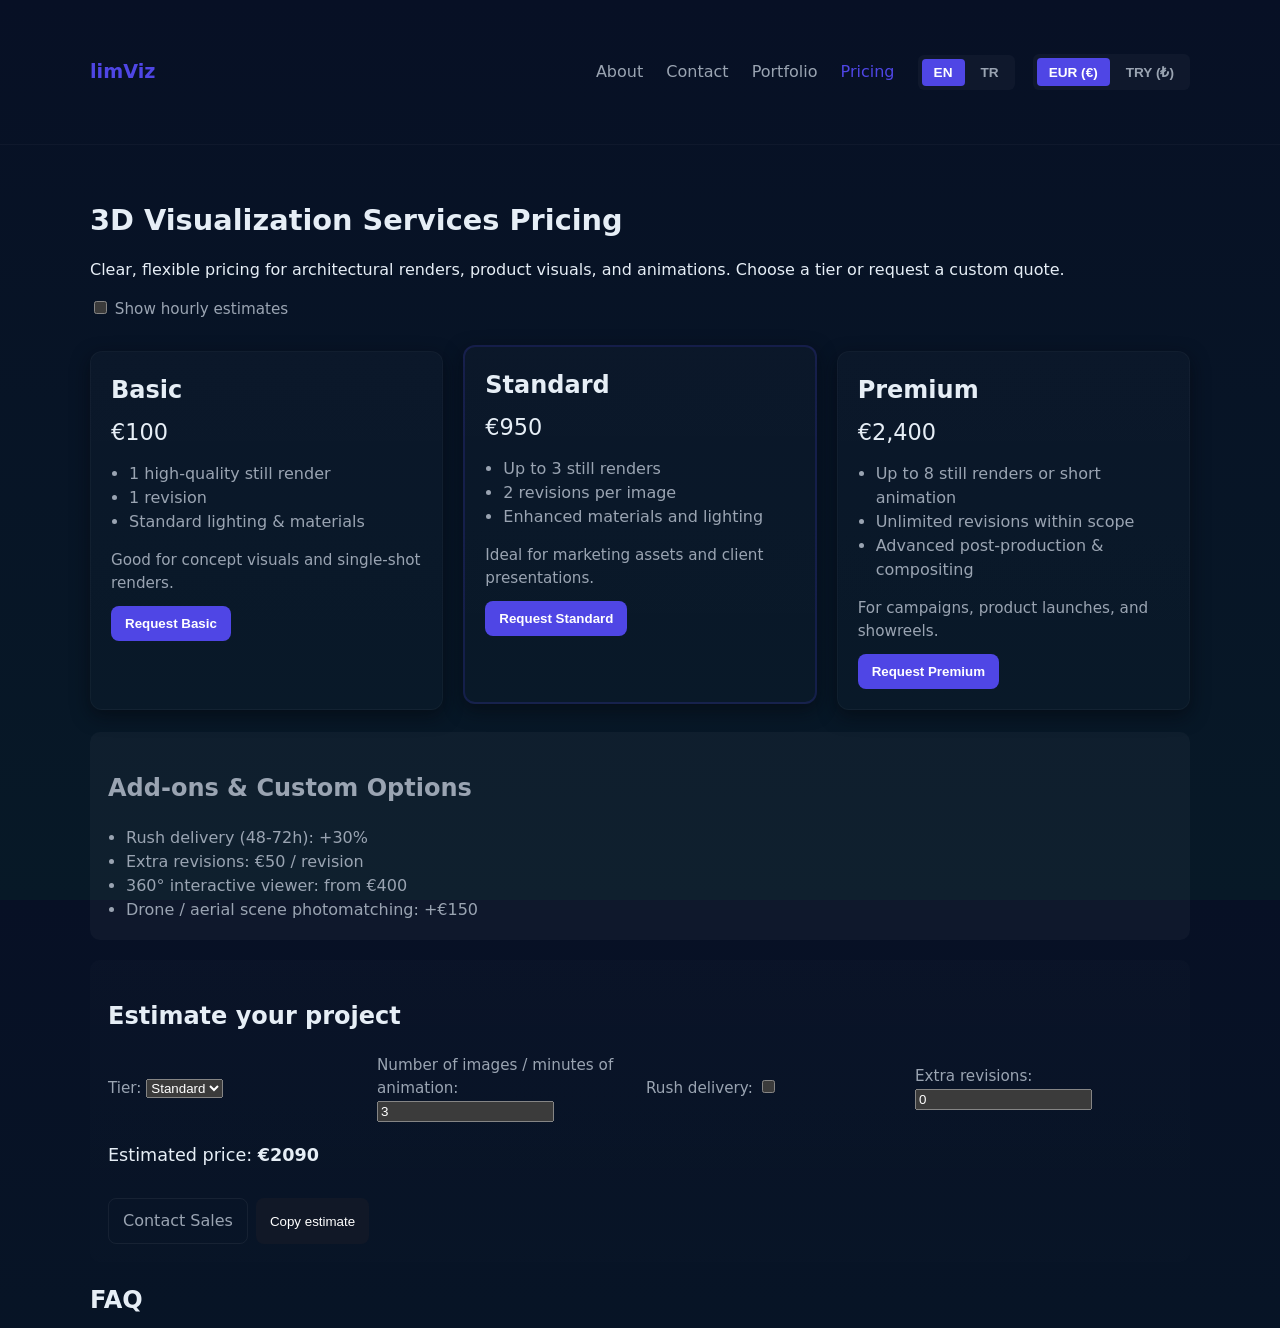
<file: docs/index.html>
<!doctype html>
<html>
  <head>
    <meta charset="utf-8" />
    <meta http-equiv="refresh" content="0; url=./pricing.html" />
    <title>limViz — 3D Visualization Services</title>
  </head>
  <body>
    <p>Redirecting to <a href="./pricing.html">pricing page</a>…</p>
  </body>
</html>
</file>
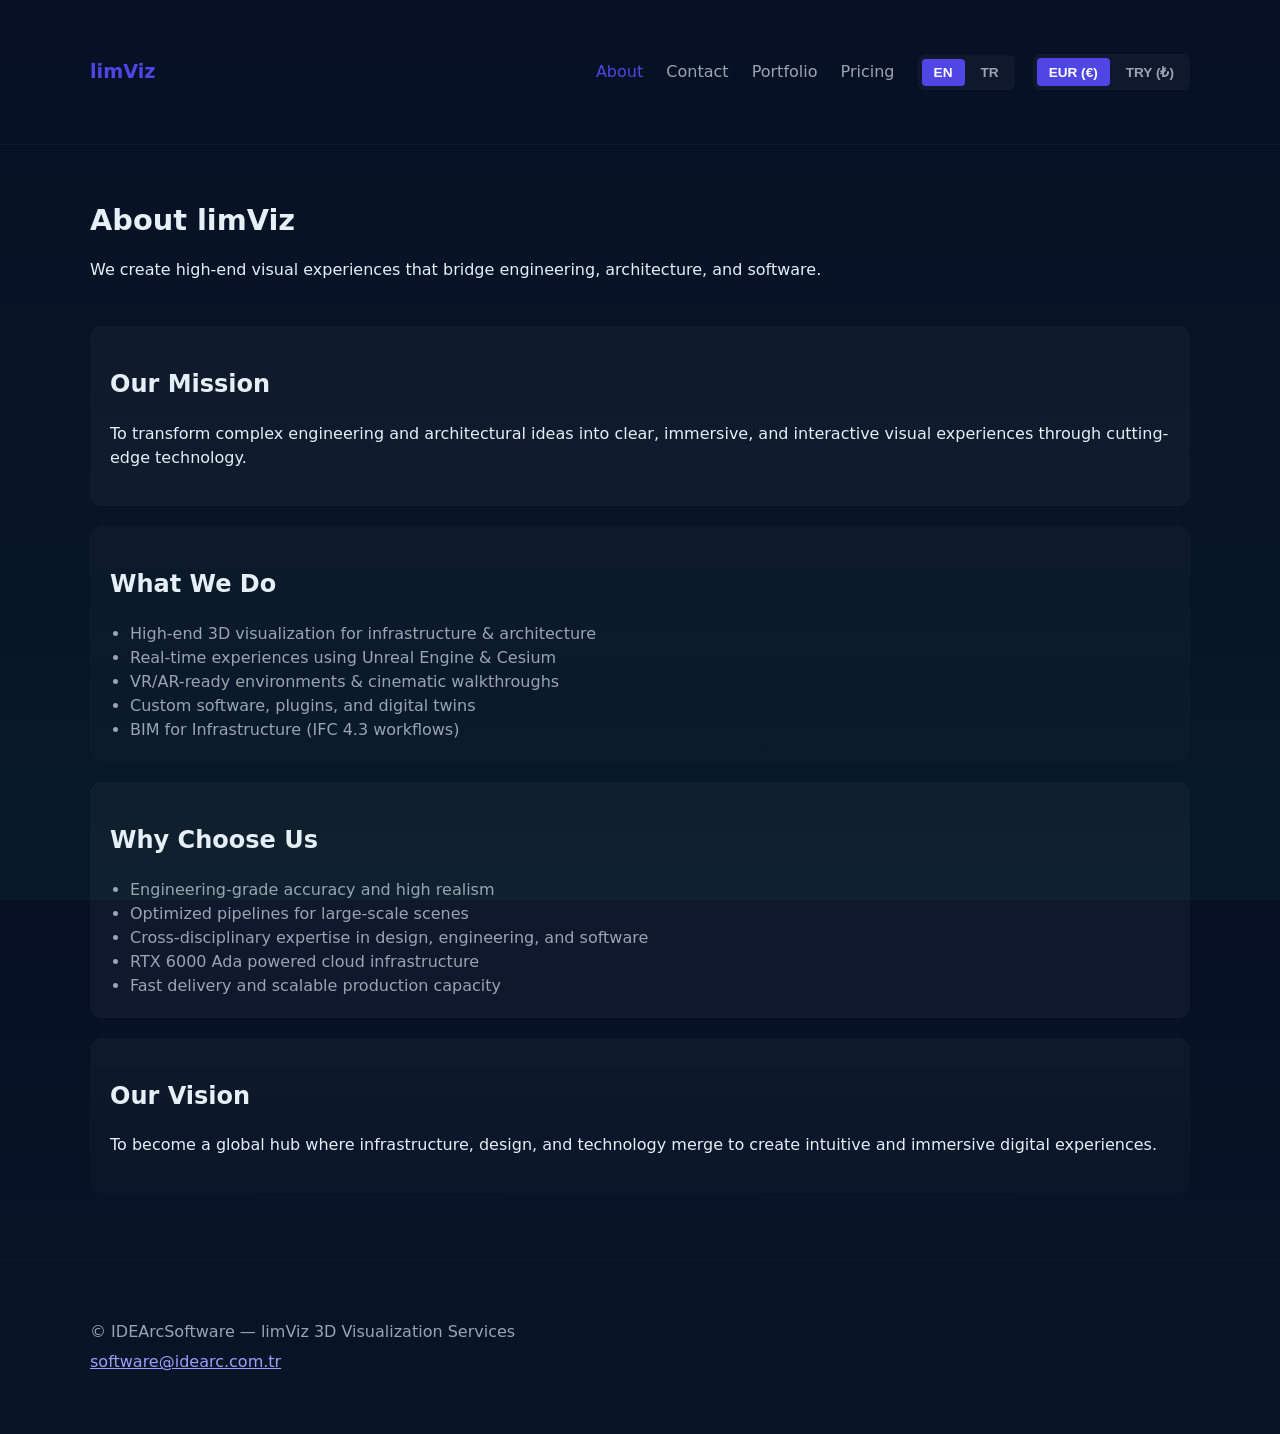
<file: docs/about.html>
<!doctype html>
<html lang="en">
<head>
  <meta charset="utf-8" />
  <meta name="viewport" content="width=device-width,initial-scale=1" />
  <title>limViz – About Us</title>
  <meta name="description" content="About limViz — 3D visualization, real-time environments, and software development." />
  <link rel="stylesheet" href="./css/pricing.css" />
</head>

<body data-i18n-title="aboutTitle">
  <header class="site-header">
    <div class="container">
      <a class="logo" href="./pricing.html">limViz</a>
      <nav aria-label="Primary">
        <a href="./about.html" class="active" data-i18n="about">About</a>
        <a href="./contact.html" data-i18n="contact">Contact</a>
        <a href="./portfolio.html" data-i18n="portfolio">Portfolio</a>
        <a href="./pricing.html" data-i18n="pricing">Pricing</a>
      </nav>
    </div>
  </header>

  <main class="container">
    <section class="hero">
      <h1 data-i18n="aboutTitle">About limViz</h1>
      <p data-i18n="aboutSubtitle">We create high-end visual experiences that bridge engineering, architecture, and software.</p>
    </section>

    <section style="margin-top:20px; display:grid; gap:20px;">
      <div style="background:var(--glass); padding:20px; border-radius:12px;">
        <h2 data-i18n="aboutMissionTitle">Our Mission</h2>
        <p data-i18n="aboutMissionText">
          To transform complex engineering and architectural ideas into clear, immersive,
          and interactive visual experiences through cutting-edge technology.
        </p>
      </div>

      <div style="background:linear-gradient(180deg, rgba(255,255,255,0.02), rgba(255,255,255,0.01)); padding:20px; border-radius:12px;">
        <h2 data-i18n="aboutWhatWeDoTitle">What We Do</h2>
        <ul style="color:var(--muted); padding-left:20px; margin:0;">
          <li data-i18n="aboutWhat1">High-end 3D visualization for infrastructure & architecture</li>
          <li data-i18n="aboutWhat2">Real-time experiences using Unreal Engine & Cesium</li>
          <li data-i18n="aboutWhat3">VR/AR-ready environments & cinematic walkthroughs</li>
          <li data-i18n="aboutWhat4">Custom software, plugins, and digital twins</li>
          <li data-i18n="aboutWhat5">BIM for Infrastructure (IFC 4.3 workflows)</li>
        </ul>
      </div>

      <div style="background:var(--glass); padding:20px; border-radius:12px;">
        <h2 data-i18n="aboutWhyTitle">Why Choose Us</h2>
        <ul style="color:var(--muted); padding-left:20px; margin:0;">
          <li data-i18n="aboutWhy1">Engineering-grade accuracy and high realism</li>
          <li data-i18n="aboutWhy2">Optimized pipelines for large-scale scenes</li>
          <li data-i18n="aboutWhy3">Cross-disciplinary expertise in design, engineering, and software</li>
          <li data-i18n="aboutWhy4">RTX 6000 Ada powered cloud infrastructure</li>
          <li data-i18n="aboutWhy5">Fast delivery and scalable production capacity</li>
        </ul>
      </div>

      <div style="background:linear-gradient(180deg, rgba(255,255,255,0.03), rgba(255,255,255,0.01)); padding:20px; border-radius:12px;">
        <h2 data-i18n="aboutVisionTitle">Our Vision</h2>
        <p data-i18n="aboutVisionText">
          To become a global hub where infrastructure, design, and technology merge to create
          intuitive and immersive digital experiences for everyone.
        </p>
      </div>
    </section>
  </main>

  <footer class="site-footer">
    <div class="container">
      <p data-i18n="footerCopyright">© IDEArcSoftware – limViz 3D Visualization Services</p>
      <p><a href="mailto:software@idearc.com.tr">software@idearc.com.tr</a></p>
    </div>
  </footer>

  <script src="./js/i18n.js"></script>
</body>
</html>
</file>
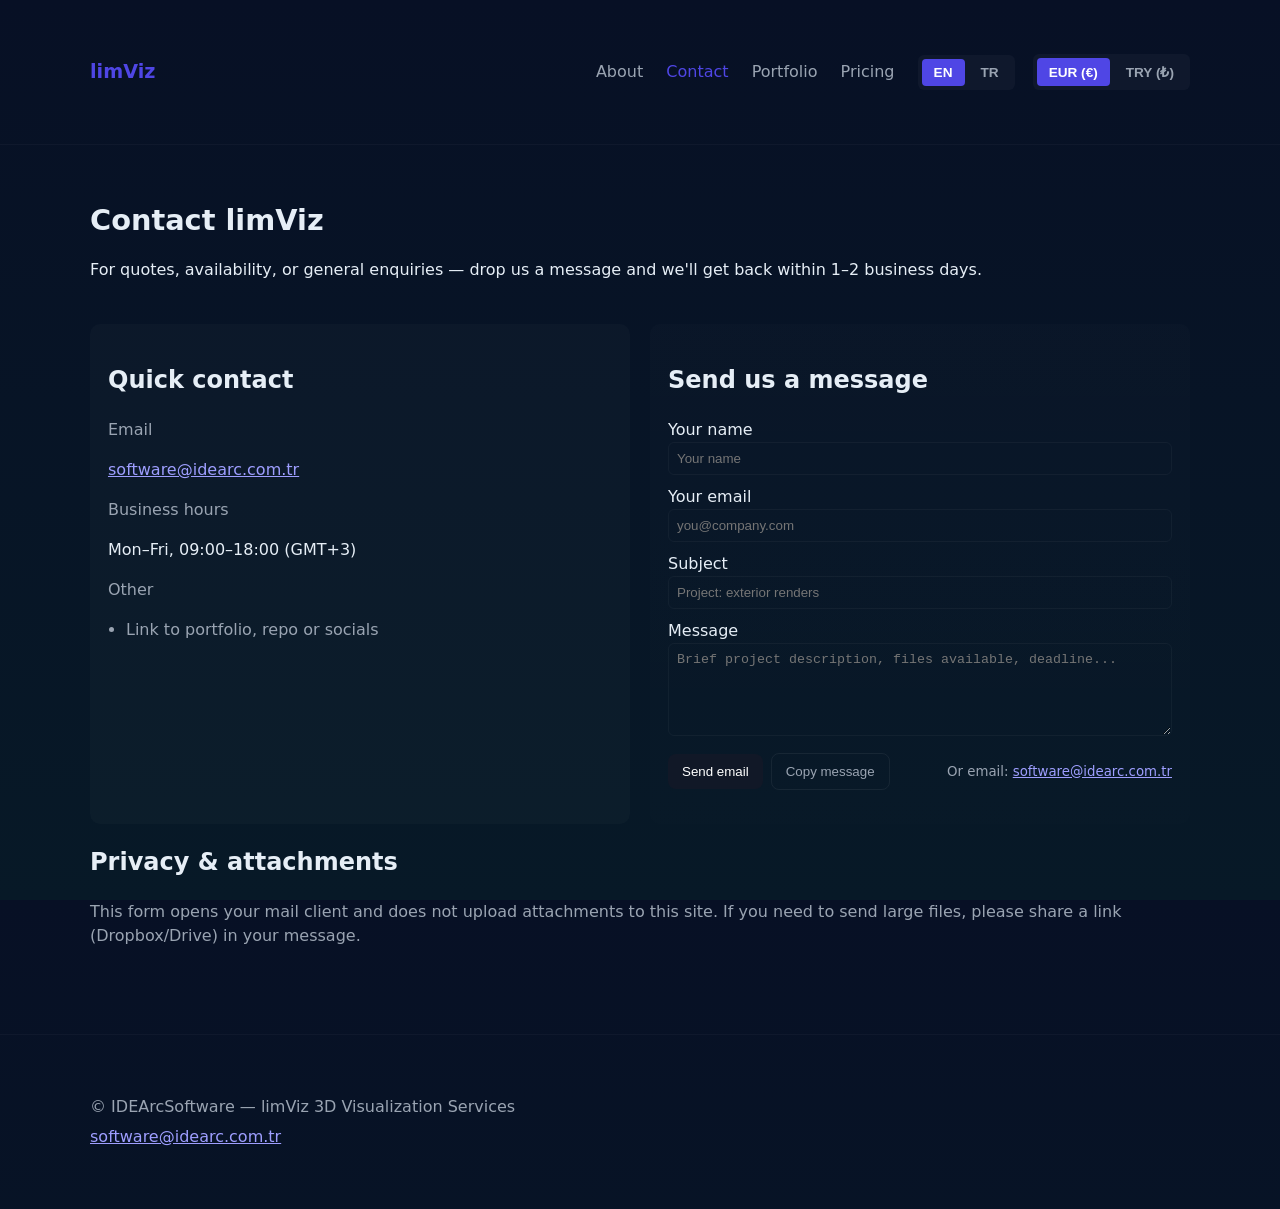
<file: docs/contact.html>
<!doctype html>
<html lang="en">
<head>
  <meta charset="utf-8" />
  <meta name="viewport" content="width=device-width,initial-scale=1" />
  <title>limViz – Contact</title>
  <meta name="description" content="Contact limViz for 3D visualization quotes, collaboration, and support." />
  <link rel="stylesheet" href="./css/pricing.css" />
</head>
<body data-i18n-title="contactTitle">
  <header class="site-header">
    <div class="container">
      <a class="logo" href="./pricing.html">limViz</a>
      <nav aria-label="Primary">
        <a href="./about.html" data-i18n="about">About</a>
        <a href="./contact.html" class="active" data-i18n="contact">Contact</a>
        <a href="./portfolio.html" data-i18n="portfolio">Portfolio</a>
        <a href="./pricing.html" data-i18n="pricing">Pricing</a>
      </nav>
    </div>
  </header>

  <main class="container">
    <section class="hero">
      <h1 data-i18n="contactTitle">Contact limViz</h1>
      <p data-i18n="contactSubtitle">For quotes, availability, or general enquiries – drop us a message and we'll get back within 1–2 business days.</p>
    </section>

    <section style="margin-top:18px; display:grid; grid-template-columns: 1fr 1fr; gap:20px;">
      <div style="background:rgba(255,255,255,0.02); padding:18px; border-radius:10px;">
        <h2 data-i18n="quickContact">Quick contact</h2>
        <p style="color:var(--muted)" data-i18n="email">Email</p>
        <p><a href="mailto:software@idearc.com.tr">software@idearc.com.tr</a></p>

        <p style="color:var(--muted); margin-top:10px;" data-i18n="businessHours">Business hours</p>
        <p data-i18n="businessHoursTime">Mon–Fri, 09:00–18:00 (GMT+3)</p>

        <p style="color:var(--muted); margin-top:10px;" data-i18n="other">Other</p>
        <ul style="padding-left:18px; color:var(--muted); margin:6px 0 0;">
          <li data-i18n="portfolioLink">Link to portfolio, repo or socials</li>
        </ul>
      </div>

      <div style="background:linear-gradient(180deg, rgba(255,255,255,0.01), rgba(255,255,255,0.005)); padding:18px; border-radius:10px;">
        <h2 data-i18n="sendMessage">Send us a message</h2>
        <form id="contactForm" onsubmit="return false;" aria-label="Contact form" style="display:grid; gap:10px;">
          <label>
            <span data-i18n="yourName">Your name</span>
            <input id="name" type="text" required data-i18n-placeholder="yourName" placeholder="Your name" style="width:100%; padding:8px; border-radius:6px; border:1px solid rgba(255,255,255,0.04); background:transparent; color:inherit"/>
          </label>
          <label>
            <span data-i18n="yourEmail">Your email</span>
            <input id="email" type="email" required placeholder="you@company.com" style="width:100%; padding:8px; border-radius:6px; border:1px solid rgba(255,255,255,0.04); background:transparent; color:inherit"/>
          </label>
          <label>
            <span data-i18n="subject">Subject</span>
            <input id="subject" type="text" data-i18n-placeholder="subjectPlaceholder" placeholder="Project: exterior renders" style="width:100%; padding:8px; border-radius:6px; border:1px solid rgba(255,255,255,0.04); background:transparent; color:inherit"/>
          </label>
          <label>
            <span data-i18n="message">Message</span>
            <textarea id="message" rows="5" required data-i18n-placeholder="messagePlaceholder" placeholder="Brief project description, files available, deadline..." style="width:100%; padding:8px; border-radius:6px; border:1px solid rgba(255,255,255,0.04); background:transparent; color:inherit"></textarea>
          </label>

          <div style="display:flex; gap:8px; align-items:center;">
            <button id="sendBtn" class="btn" data-i18n="sendEmail">Send email</button>
            <button id="copyBtn" class="btn secondary" type="button" data-i18n="copyMessage">Copy message</button>
            <small style="color:var(--muted); margin-left:auto;"><span data-i18n="orEmail">Or email:</span> <a href="mailto:software@idearc.com.tr">software@idearc.com.tr</a></small>
          </div>

          <p id="status" style="color:var(--muted); margin:6px 0 0;"></p>
        </form>
      </div>
    </section>

    <section class="faq" style="margin-top:18px;">
      <h2 data-i18n="privacyTitle">Privacy & attachments</h2>
      <p style="color:var(--muted)" data-i18n="privacyText">This form opens your mail client and does not upload attachments to this site. If you need to send large files, please share a link (Dropbox/Drive) in your message.</p>
    </section>
  </main>

  <footer class="site-footer">
    <div class="container">
      <p data-i18n="footerCopyright">© IDEArcSoftware – limViz 3D Visualization Services</p>
      <p><a href="mailto:software@idearc.com.tr">software@idearc.com.tr</a></p>
    </div>
  </footer>

  <script src="./js/i18n.js"></script>
  <script>
    (function(){
      const sendBtn = document.getElementById('sendBtn');
      const copyBtn = document.getElementById('copyBtn');
      const status = document.getElementById('status');

      function encodeMailto(to, subject, body) {
        return 'mailto:' + encodeURIComponent(to)
          + '?subject=' + encodeURIComponent(subject)
          + '&body=' + encodeURIComponent(body);
      }

      sendBtn.addEventListener('click', function(e){
        e.preventDefault();
        const name = document.getElementById('name').value.trim();
        const email = document.getElementById('email').value.trim();
        const subject = document.getElementById('subject').value.trim() || window.i18n.t('emailSubjectInquiry');
        const message = document.getElementById('message').value.trim();

        if(!name || !email || !message){
          status.textContent = window.i18n.t('fillRequired');
          return;
        }

        const bodyLines = [
          `${window.i18n.t('emailBodyName')} ${name}`,
          `${window.i18n.t('emailBodyEmail')} ${email}`,
          '',
          message,
          '',
          '---',
          window.i18n.t('emailBodyAttachment')
        ];
        const body = bodyLines.join('\n');

        window.location.href = encodeMailto('software@idearc.com.tr', subject, body);
        status.textContent = window.i18n.t('openingEmail');
      });

      copyBtn.addEventListener('click', function(){
        const name = document.getElementById('name').value.trim();
        const email = document.getElementById('email').value.trim();
        const subject = document.getElementById('subject').value.trim() || window.i18n.t('emailSubjectInquiry');
        const message = document.getElementById('message').value.trim();
        const text = `${window.i18n.t('subject')}: ${subject}\n${window.i18n.t('emailBodyName')} ${name}\n${window.i18n.t('emailBodyEmail')} ${email}\n\n${message}`;
        if(navigator.clipboard){
          navigator.clipboard.writeText(text).then(()=>{
            status.textContent = window.i18n.t('copiedClipboard');
            setTimeout(()=> status.textContent = '', 3000);
          });
        } else {
          alert(text);
        }
      });
    })();
  </script>
</body>
</html>
</file>
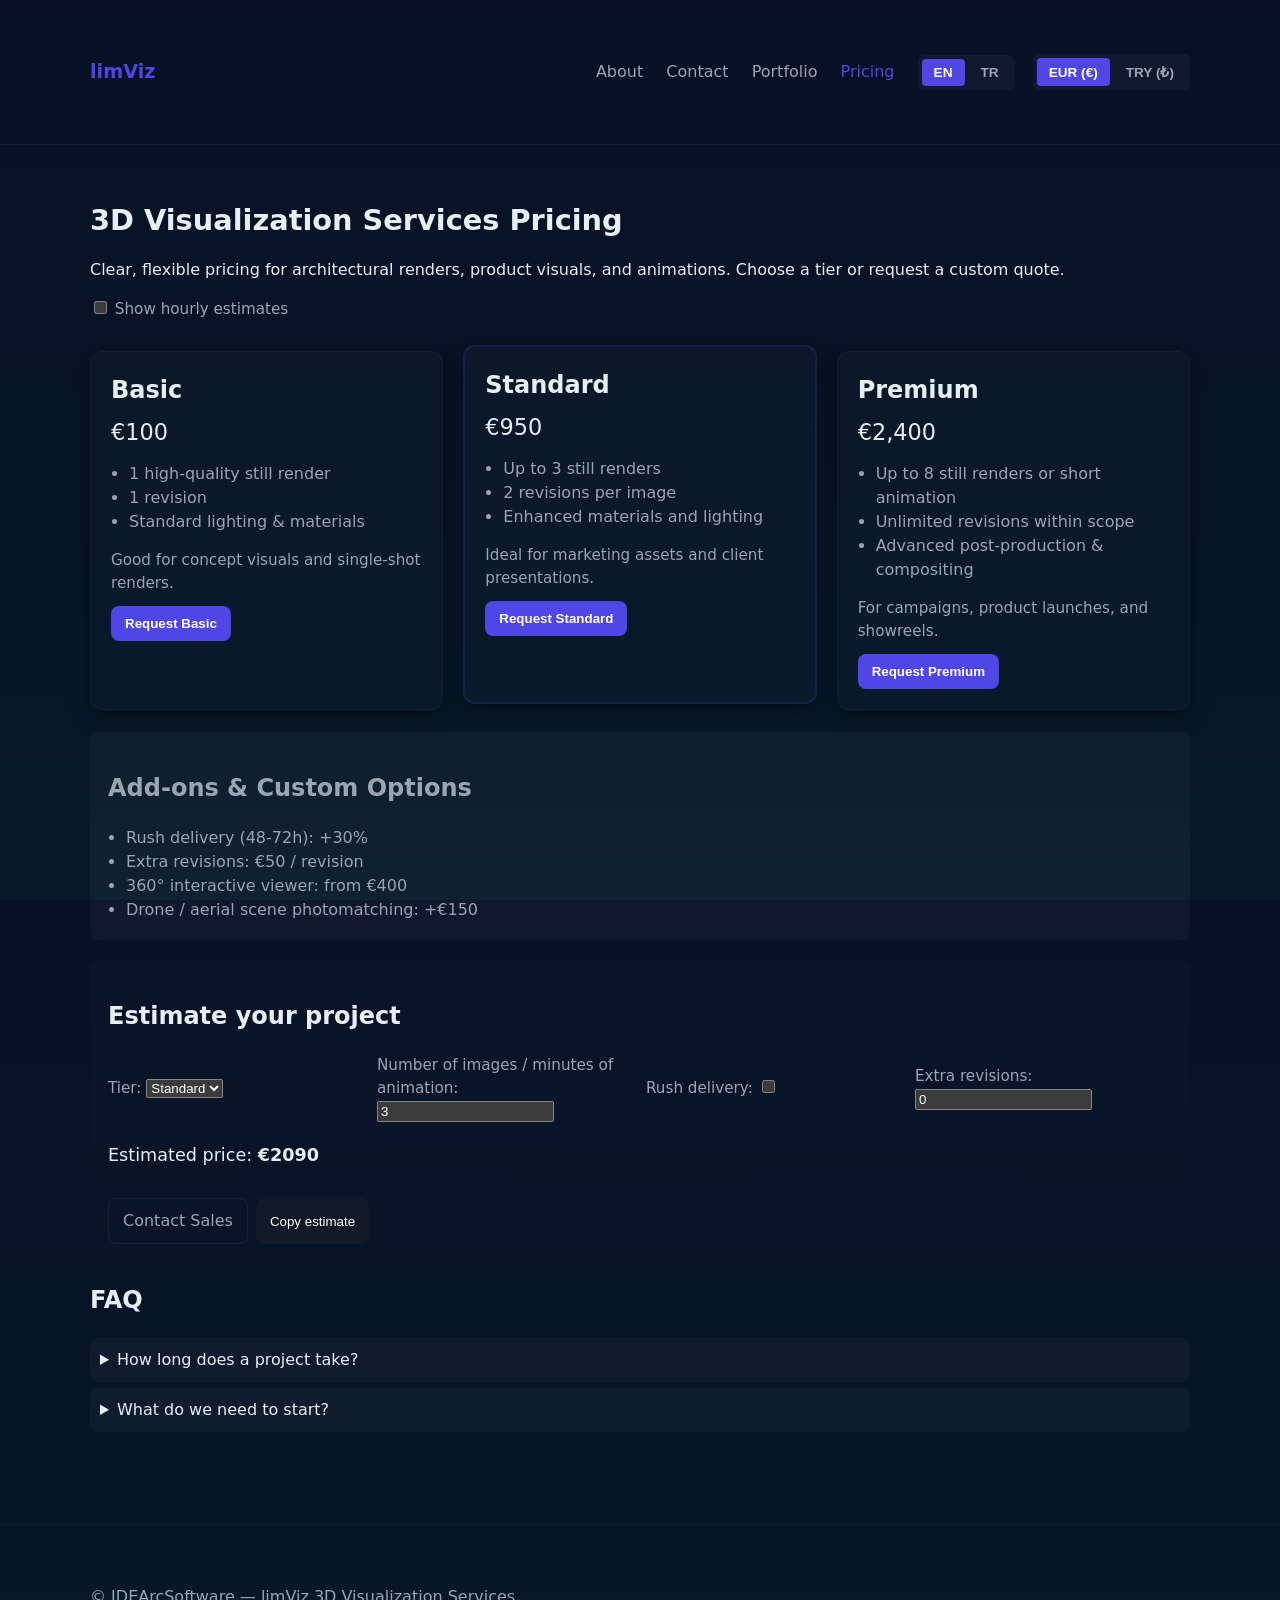
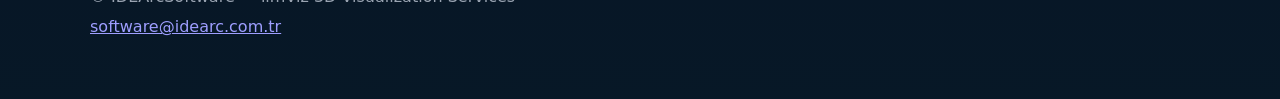
<file: docs/pricing.html>
<!doctype html>
<html lang="en">
<head>
  <meta charset="utf-8" />
  <meta name="viewport" content="width=device-width,initial-scale=1" />
  <title>limViz – 3D Visualization Services & Pricing</title>
  <meta name="description" content="Professional 3D visualization services: architectural renders, product visuals, animations. Clear pricing, add-ons, and inquiries." />
  <link rel="stylesheet" href="./css/pricing.css" />
  <script type="application/ld+json">
  {
    "@context": "https://schema.org",
    "@type": "Service",
    "name": "limViz 3D Visualization Services",
    "description": "Architectural and product 3D renders, animations, VR-ready scenes. Tiered pricing for different deliverables.",
    "provider": {
      "@type": "Organization",
      "name": "IDEArcSoftware / limViz",
      "url": "https://github.com/IDEArcSoftware/limViz"
    }
  }
  </script>
</head>
<body data-i18n-title="pricingTitle">
  <header class="site-header">
    <div class="container">
      <a class="logo" href="./pricing.html">limViz</a>
      <nav aria-label="Primary">
        <a href="./about.html" data-i18n="about">About</a>
        <a href="./contact.html" data-i18n="contact">Contact</a>
        <a href="./portfolio.html" data-i18n="portfolio">Portfolio</a>
        <a href="./pricing.html" class="active" data-i18n="pricing">Pricing</a>
      </nav>
    </div>
  </header>

  <main class="container">
    <section class="hero">
      <h1 data-i18n="pricingTitle">3D Visualization Services Pricing</h1>
      <p data-i18n="pricingSubtitle">Clear, flexible pricing for architectural renders, product visuals, and animations. Choose a tier or request a custom quote.</p>

      <div class="toggle">
        <label>
          <input type="checkbox" id="billingToggle" />
          <span data-i18n="showHourly">Show hourly estimates</span>
        </label>
      </div>
    </section>

    <section class="pricing-grid" aria-label="Pricing tiers">
      <article class="card">
        <h2 data-i18n="basic">Basic</h2>
        <p class="price"><span data-price-eur="100" data-price-monthly="100" data-price-hourly="60">€100</span></p>
        <ul>
          <li data-i18n="basicFeature1">1 high-quality still render</li>
          <li data-i18n="basicFeature2">1 revision</li>
          <li data-i18n="basicFeature3">Standard lighting & materials</li>
        </ul>
        <p class="muted" data-i18n="basicDesc">Good for concept visuals and single-shot renders.</p>
        <button class="cta" data-tier="Basic" data-i18n="requestBasic">Request Basic</button>
      </article>

      <article class="card featured">
        <h2 data-i18n="standard">Standard</h2>
        <p class="price"><span data-price-eur="950" data-price-monthly="950" data-price-hourly="95">€950</span></p>
        <ul>
          <li data-i18n="standardFeature1">Up to 3 still renders</li>
          <li data-i18n="standardFeature2">2 revisions per image</li>
          <li data-i18n="standardFeature3">Enhanced materials and lighting</li>
        </ul>
        <p class="muted" data-i18n="standardDesc">Ideal for marketing assets and client presentations.</p>
        <button class="cta" data-tier="Standard" data-i18n="requestStandard">Request Standard</button>
      </article>

      <article class="card">
        <h2 data-i18n="premium">Premium</h2>
        <p class="price"><span data-price-eur="2400" data-price-monthly="2400" data-price-hourly="160">€2,400</span></p>
        <ul>
          <li data-i18n="premiumFeature1">Up to 8 still renders or short animation</li>
          <li data-i18n="premiumFeature2">Unlimited revisions within scope</li>
          <li data-i18n="premiumFeature3">Advanced post-production & compositing</li>
        </ul>
        <p class="muted" data-i18n="premiumDesc">For campaigns, product launches, and showreels.</p>
        <button class="cta" data-tier="Premium" data-i18n="requestPremium">Request Premium</button>
      </article>
    </section>

    <section class="add-ons">
      <h2 data-i18n="addOnsTitle">Add-ons & Custom Options</h2>
      <ul>
        <li data-i18n="rushDelivery">Rush delivery (48-72h): +30%</li>
        <li data-i18n="extraRevisions">Extra revisions: €50 / revision</li>
        <li data-i18n="interactive360">360° interactive viewer: from €400</li>
        <li data-i18n="aerialScene">Drone / aerial scene photomatching: +€150</li>
      </ul>
    </section>

    <section class="calculator" aria-label="Price calculator">
      <h2 data-i18n="estimateTitle">Estimate your project</h2>
      <form id="estimator" onsubmit="return false;">
        <label>
          <span data-i18n="tier">Tier:</span>
          <select id="tierSelect">
            <option value="Basic" data-i18n-option="basic">Basic</option>
            <option value="Standard" selected data-i18n-option="standard">Standard</option>
            <option value="Premium" data-i18n-option="premium">Premium</option>
          </select>
        </label>

        <label>
          <span data-i18n="quantity">Number of images / minutes of animation:</span>
          <input type="number" id="qty" value="3" min="1" />
        </label>

        <label>
          <span data-i18n="rushDeliveryLabel">Rush delivery:</span>
          <input type="checkbox" id="rush" />
        </label>

        <label>
          <span data-i18n="extraRevisionsLabel">Extra revisions:</span>
          <input type="number" id="revs" value="0" min="0" />
        </label>

        <p class="estimate"><span data-i18n="estimatedPrice">Estimated price:</span> <strong id="estimateAmount">–</strong></p>

        <div class="actions">
          <a id="mailtoLink" class="btn secondary" href="mailto:software@idearc.com.tr?subject=limViz%20pricing%20request" data-i18n="contactSales">Contact Sales</a>
          <button id="copyBtn" class="btn" data-i18n="copyEstimate">Copy estimate</button>
        </div>
      </form>
    </section>

    <section class="faq">
      <h2 data-i18n="faqTitle">FAQ</h2>
      <details>
        <summary data-i18n="faqQ1">How long does a project take?</summary>
        <p data-i18n="faqA1">Typical delivery ranges from 3–14 working days depending on scope and revisions. Rush options available.</p>
      </details>
      <details>
        <summary data-i18n="faqQ2">What do we need to start?</summary>
        <p data-i18n="faqA2">Reference images, CAD/3D files, dimensions, and a short brief are enough to get started.</p>
      </details>
    </section>
  </main>

  <footer class="site-footer">
    <div class="container">
      <p data-i18n="footerCopyright">© IDEArcSoftware – limViz 3D Visualization Services</p>
      <p><a href="mailto:software@idearc.com.tr">software@idearc.com.tr</a></p>
    </div>
  </footer>

  <script src="./js/i18n.js"></script>
  <script src="./js/pricing.js"></script>
</body>
</html>
</file>
<file: docs/css/pricing.css>
:root{
  --bg:#0f1724;
  --card:#0b1220;
  --accent:#4f46e5;
  --muted:#9aa4b2;
  --surface:#0b1220;
  --glass: rgba(255,255,255,0.03);
  --radius:12px;
  --max-width:1100px;
  --gap:20px;
  font-family: Inter, ui-sans-serif, system-ui, -apple-system, "Segoe UI", Roboto, "Helvetica Neue", Arial;
  color-scheme: dark;
}

*{box-sizing:border-box}
html,body{height:100%}
body{
  margin:0;
  background:linear-gradient(180deg,#071025 0%, #071927 100%);
  color:#e6eef6;
  -webkit-font-smoothing:antialiased;
  -moz-osx-font-smoothing:grayscale;
  line-height:1.5;
}

.container{
  width:95%;
  max-width:var(--max-width);
  margin:0 auto;
  padding:36px 0;
}

.site-header{
  padding:18px 0;
  border-bottom:1px solid rgba(255,255,255,0.03);
}
.site-header .container{display:flex;align-items:center;justify-content:space-between}
.logo{font-weight:700;color:var(--accent);text-decoration:none;font-size:1.2rem}
nav a{color:var(--muted);margin-left:18px;text-decoration:none}
nav a.active{color:var(--accent)}

.hero{padding:18px 0 8px}
.hero h1{margin:0 0 8px;font-size:1.8rem}
.toggle{margin-top:10px;color:var(--muted);font-size:0.95rem}

.pricing-grid{
  display:grid;
  grid-template-columns:repeat(3,1fr);
  gap:var(--gap);
  margin:22px 0;
}
.card{
  background:linear-gradient(180deg, rgba(255,255,255,0.02), rgba(255,255,255,0.01));
  border-radius:var(--radius);
  padding:20px;
  border:1px solid rgba(255,255,255,0.03);
  box-shadow:0 6px 18px rgba(5,8,15,0.6);
}
.card h2{margin:0 0 8px}
.price{font-size:1.4rem;margin:6px 0 12px}
.card ul{padding-left:18px;margin:0 0 10px;color:var(--muted)}
.muted{color:var(--muted);font-size:0.95rem;margin-bottom:12px}

.featured{border:2px solid rgba(79,70,229,0.18);transform:translateY(-6px)}

.cta{
  background:var(--accent);
  color:white;
  border:none;
  padding:10px 14px;
  border-radius:8px;
  cursor:pointer;
  font-weight:600;
}

.add-ons{margin:20px 0;padding:18px;background:var(--glass);border-radius:10px;color:var(--muted)}
.add-ons ul{margin:0;padding-left:18px}

.calculator{margin:20px 0;background:linear-gradient(180deg, rgba(255,255,255,0.01), rgba(255,255,255,0.005));padding:18px;border-radius:10px}
.calculator form{display:grid;grid-template-columns:repeat(auto-fit,minmax(220px,1fr));gap:12px;align-items:center}
.calculator label{font-size:0.95rem;color:var(--muted)}
.estimate{grid-column:1/-1;font-size:1.1rem;margin-top:8px}
.actions{grid-column:1/-1;display:flex;gap:8px}
.btn{padding:10px 14px;border-radius:8px;border:none;background:#111827;color:#fff;text-decoration:none;cursor:pointer}
.btn.secondary{background:transparent;border:1px solid rgba(255,255,255,0.06);color:var(--muted)}

.faq{margin:20px 0}
details summary{cursor:pointer;padding:10px;background:var(--glass);border-radius:8px;margin-bottom:6px}
.site-footer{padding:18px 0;border-top:1px solid rgba(255,255,255,0.03);margin-top:30px}
.site-footer p{margin:6px 0;color:var(--muted)}

@media (max-width:900px){
  .pricing-grid{grid-template-columns:repeat(1,1fr)}
  .calculator form{grid-template-columns:1fr}
  nav {
    display: flex;
    flex-wrap: wrap;
    gap: 8px;
  }
  
  .lang-toggle, .currency-toggle {
    margin-left: 0;
    margin-top: 8px;
  }
}

/* Add these styles to your existing pricing.css file */

/* Language and Currency Toggle Styles */
.lang-toggle, .currency-toggle {
  display: inline-flex;
  gap: 4px;
  margin-left: 18px;
  background: rgba(255,255,255,0.03);
  padding: 4px;
  border-radius: 6px;
}

.lang-btn, .currency-btn {
  background: transparent;
  border: none;
  color: var(--muted);
  padding: 6px 12px;
  border-radius: 4px;
  cursor: pointer;
  font-size: 0.85rem;
  font-weight: 600;
  transition: all 0.2s;
  white-space: nowrap;
}

.lang-btn:hover, .currency-btn:hover {
  color: #e6eef6;
}

.lang-btn.active, .currency-btn.active {
  background: var(--accent);
  color: white;
}
</file>
